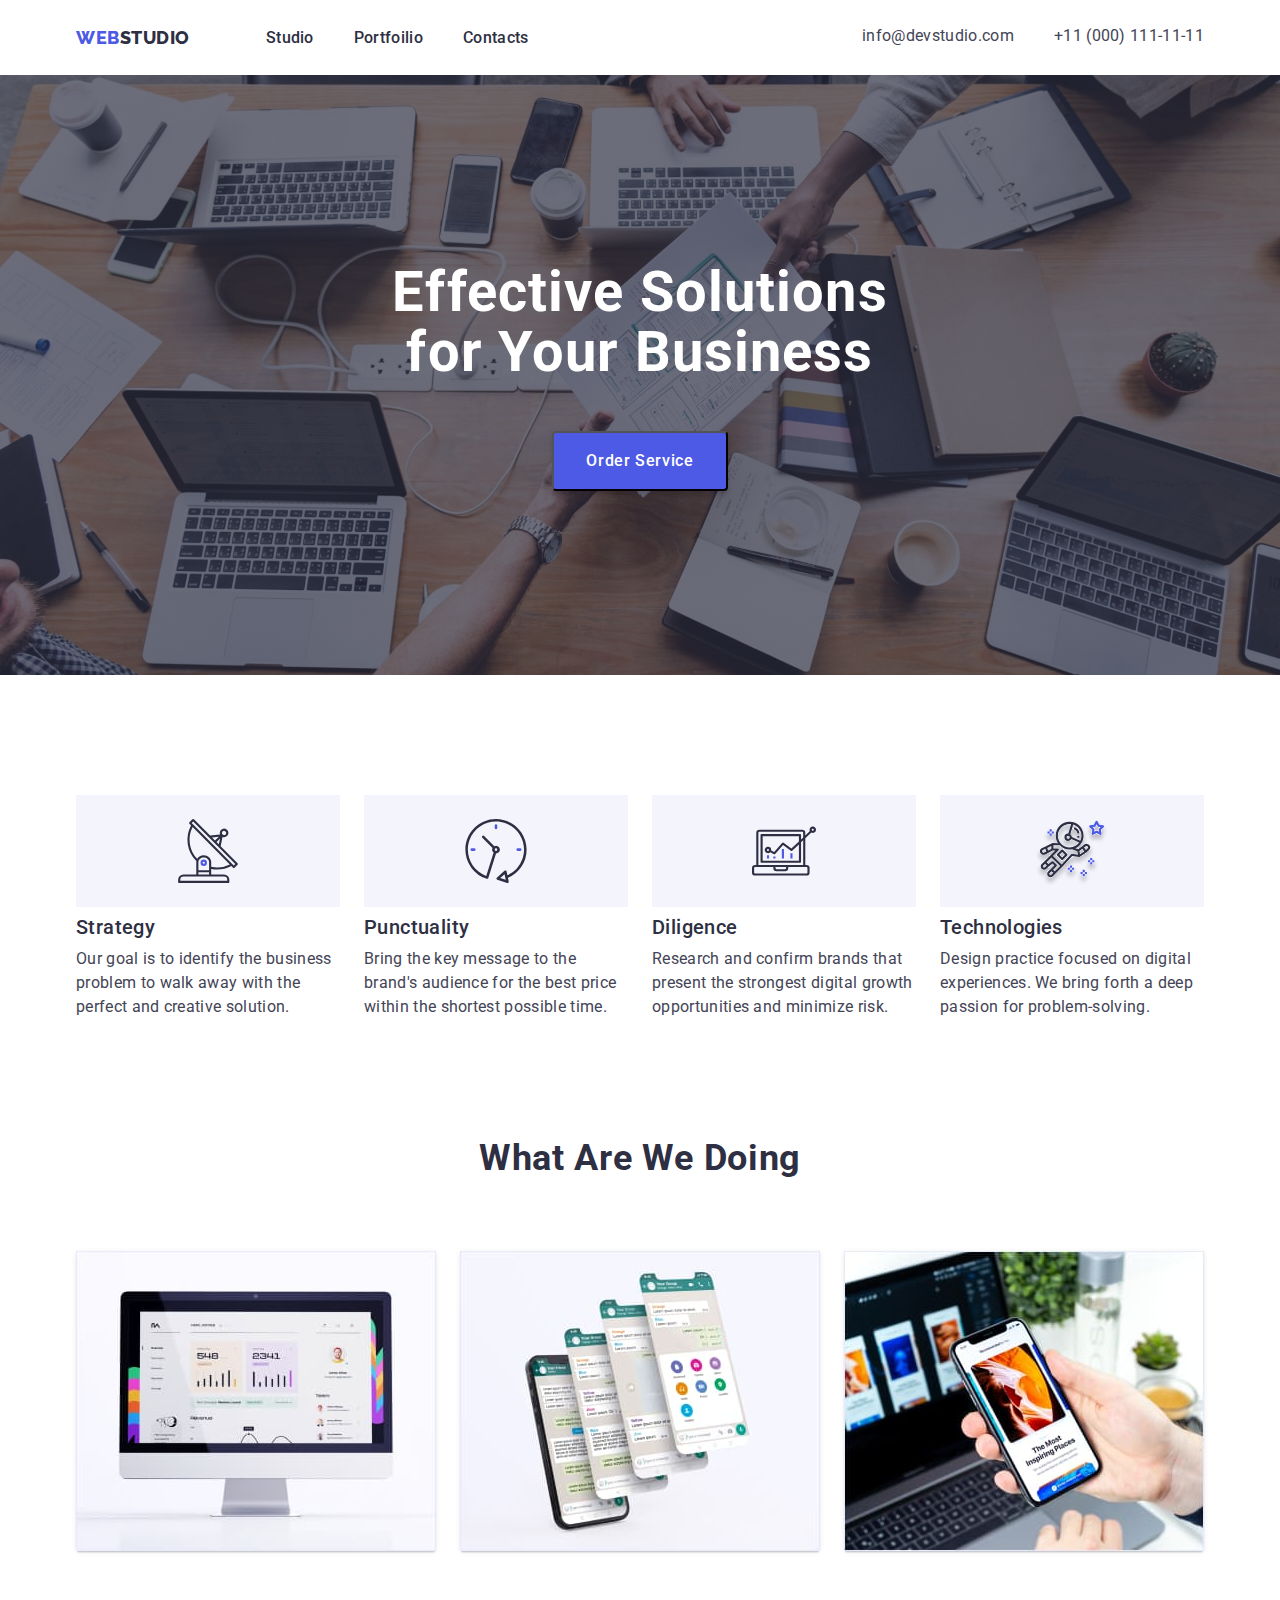
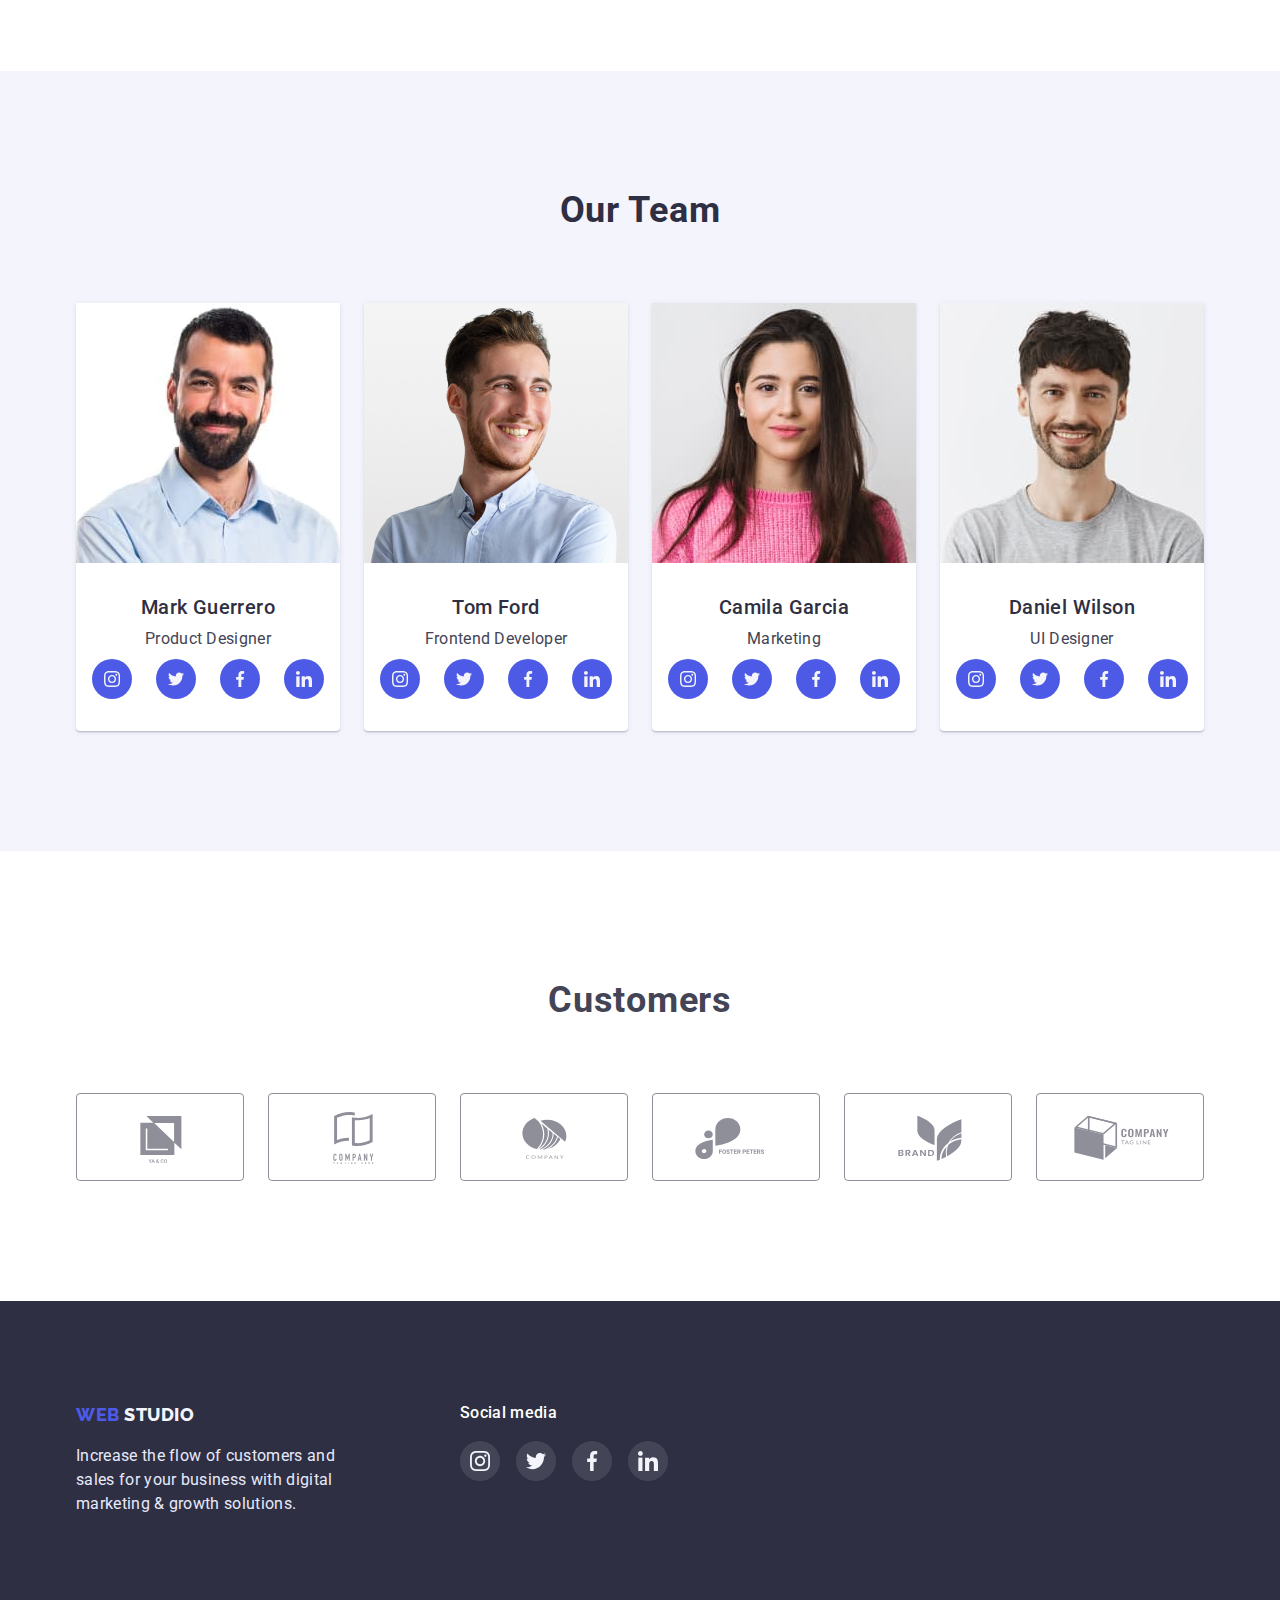
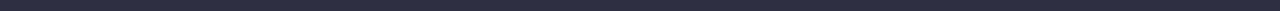
<file: index.html>
<!DOCTYPE html>
<html lang="en">
  <head>
    <meta charset="UTF-8" />
    <meta http-equiv="X-UA-Compatible" content="IE=edge" />
    <meta name="viewport" content="width=device-width, initial-scale=1.0" />
    <title>Studio</title>
    <link rel="stylesheet" href="https://cdn.jsdelivr.net/npm/modern-normalize@1.1.0/modern-normalize.min.css">
    <link rel="preconnect" href="https://fonts.googleapis.com" />
    <link rel="preconnect" href="https://fonts.gstatic.com" crossorigin />
    <link
      href="https://fonts.googleapis.com/css2?family=Raleway:wght@800&family=Roboto:wght@400;500;700;900&display=swap"
      rel="stylesheet"
    />
    <link rel="stylesheet" href="./css/styles.css" />
  </head>
  <body>
    <!-- top line -->
    <header class="contaier-site">
      <div class="container header-conteiner">
      <nav class="header-navigation">
        <!-- Logo -->
        <a class="link web-top" href="./index.html"
          >Web<span class="studio-top">Studio</span></a
        >

        <!-- Button -->
        <ul class="list site-nav ">
          <li class="item">
            <a class="link hover-nav header-nav" href="./index.html">Studio</a>
          </li>

          <li class="item">
            <a class="link hover-nav header-nav" href="./portfolio.html"
              >Portfoilio</a
            >
          </li>

          <li class="item">
            <a class="link hover-nav header-nav" href="">Contacts</a>
          </li>
        </ul>
      </nav>
      <address class="font">
        <ul class="list site-nav ">
          <li class="item">
            <a
              class="link hover-nav header-addr"
              href="mailto:info@devstudio.com"
              >info@devstudio.com</a
            >
          </li>

          <li class="item">
            <a class="link hover-nav header-addr" href="tel:+11000111111"
              >+11 (000) 111-11-11</a
            >
          </li>
        </ul>
      </div>
      </address>
    </header>

    <!-- Hero img -->
    <main>
      <section class="hero overlay">
        
          <h1 class="hero-tittle">Effective Solutions for Your Business</h1>
          <button type="button" class="hero-btn hover-btn ">Order Service</button>  
        
      </section>

      <!-- Sections 1 -->
      <section class="section">
        <div class="container">
          <h2 class="list" hidden>hidden tex in this sectioenes</h2>
          <ul class="list feature-list">
            <li class="list-item icon-antenna">
              <h3 class="feature-subtitle">Strategy</h3>
              <p class="cards-subtext">
                Our goal is to identify the business problem to walk away with the
                perfect and creative solution.
              </p>
            </li>
            <li class="list-item icon-clock">
              <h3 class="feature-subtitle">Punctuality</h3>
              <p class="cards-subtext">
                Bring the key message to the brand's audience for the best price
                within the shortest possible time.
              </p>
            </li>
            <li class="list-item icon-diagram">
              <h3 class="feature-subtitle">Diligence</h3>
              <p class="cards-subtext">
                Research and confirm brands that present the strongest digital
                growth opportunities and minimize risk.
              </p>
            </li>
            <li class="list-item icon-astronaut">
              <h3 class="feature-subtitle">Technologies</h3>
              <p class="cards-subtext">
                Design practice focused on digital experiences. We bring forth a
                deep passion for problem-solving.
              </p>
            </li>
          </ul>
        </div>
      </section>

      <!-- Sections 2 -->
      <section class="section-2">
        <div class="container">
          <h2 class="semple-text">What are we doing</h2>
          <ul class="list feature-list">
            <li class="card-item">
              <img
                src="./images/img1.jpg"
                alt="Photo computer"
                width="360"
                height="300"
              />
            </li>
            <li class="card-item">
              <img
                src="./images/img2.jpg"
                alt="Photo mobile"
                width="360"
                height="300"
              />
            </li>
            <li class="card-item">
              <img
                src="./images/img3.jpg"
                alt="Photo Iphone"
                width="360"
                height="300"
              />
            </li>
          </ul>
        </div>
      </section>

      <!-- Section 3 -->
      <section class="section-3">
        <div class="container">
          <h2 class="semple-text">Our Team</h2>
          <ul class="list feature-list">

            <li class="card-item">
              <img
                src="./images/Team-Card-1.jpg"
                alt="Mark Guerrero"
                width="264"
                height="260"
              /> 
               <div class="subcard-item">
                <h3 class="feature-subtitle">Mark Guerrero</h3>
                <p class="cards-subtext">Product Designer</p>
                
                <ul class="social-list">
                  <li> 
                    <a class="social-link" href=""> 
                      <svg class="social-icon">
                        <use href="./images/symbol-defs.svg#icon-instagram"> </use> 
                      </svg> 
                    </a>
                  </li>

                   <li> 
                    <a class="social-link" href=""> 
                      <svg class="social-icon" width="" hight="">
                        <use href="./images/symbol-defs.svg#icon-twitter"> </use> 
                      </svg> 
                    </a>
                  </li>

                   <li> 
                    <a class="social-link" href=""> 
                      <svg class="social-icon" width="" hight="">
                        <use href="./images/symbol-defs.svg#icon-facebook"> </use> 
                      </svg> 
                    </a>
                  </li>

                   <li> 
                    <a class="social-link" href=""> 
                      <svg class="social-icon" width="" hight="">
                        <use href="./images/symbol-defs.svg#icon-linkedin"> </use> 
                      </svg> 
                    </a>
                  </li>


                </ul>
              </div> 
            </li> 

            <li class="card-item">
              <img
                src="./images/Team-Card-2.jpg"
                alt="Photo Tom Ford"
                width="264"
                height="260"
              />
              <div class="subcard-item">
              <h3 class="feature-subtitle">Tom Ford</h3>
              <p class="cards-subtext">Frontend Developer</p>
             <ul class="social-list">
                  <li class="social-item"> 
                    <a class="social-link" href=""> 
                      <svg class="social-icon">
                        <use href="./images/symbol-defs.svg#icon-instagram"> </use> 
                      </svg> 
                    </a>
                  </li>

                   <li> 
                    <a class="social-link" href=""> 
                      <svg class="social-icon" width="" hight="">
                        <use href="./images/symbol-defs.svg#icon-twitter"> </use> 
                      </svg> 
                    </a>
                  </li>

                   <li> 
                    <a class="social-link" href=""> 
                      <svg class="social-icon" width="" hight="">
                        <use href="./images/symbol-defs.svg#icon-facebook"> </use> 
                      </svg> 
                    </a>
                  </li>

                   <li> 
                    <a class="social-link" href=""> 
                      <svg class="social-icon" width="" hight="">
                        <use href="./images/symbol-defs.svg#icon-linkedin"> </use> 
                      </svg> 
                    </a>
                  </li>

                </ul>
            </div>
            </li>

            <li class="card-item">
              <img
                src="./images/Team-Card-3.jpg"
                alt="Photo Camila Garcia"
                width="264"
                height="260"
              />
              <div class="subcard-item">
              <h3 class="feature-subtitle">Camila Garcia</h3>
              <p class="cards-subtext">Marketing</p>
            <ul class="social-list">
                  <li class="social-item"> 
                    <a class="social-link" href=""> 
                      <svg class="social-icon">
                        <use href="./images/symbol-defs.svg#icon-instagram"> </use> 
                      </svg> 
                    </a>
                  </li>

                   <li> 
                    <a class="social-link" href=""> 
                      <svg class="social-icon" width="" hight="">
                        <use href="./images/symbol-defs.svg#icon-twitter"> </use> 
                      </svg> 
                    </a>
                  </li>

                   <li> 
                    <a class="social-link" href=""> 
                      <svg class="social-icon" width="" hight="">
                        <use href="./images/symbol-defs.svg#icon-facebook"> </use> 
                      </svg> 
                    </a>
                  </li>

                   <li> 
                    <a class="social-link" href=""> 
                      <svg class="social-icon" width="" hight="">
                        <use href="./images/symbol-defs.svg#icon-linkedin"> </use> 
                      </svg> 
                    </a>
                  </li>

            </div>
            </li>

            <li class="card-item">
              <img
                src="./images/Team-Card-4.jpg"
                alt="Photo Daniel Wilson"
                width="264"
                height="260"
              />
              <div class="subcard-item">
              <h3 class="feature-subtitle">Daniel Wilson</h3>
              <p class="cards-subtext">UI Designer</p>
             <ul class="social-list">
                  <li class="social-item"> 
                    <a class="social-link" href=""> 
                      <svg class="social-icon">
                        <use href="./images/symbol-defs.svg#icon-instagram"> </use> 
                      </svg> 
                    </a>
                  </li>

                   <li> 
                    <a class="social-link" href=""> 
                      <svg class="social-icon" width="" hight="">
                        <use href="./images/symbol-defs.svg#icon-twitter"> </use> 
                      </svg> 
                    </a>
                  </li>

                   <li> 
                    <a class="social-link" href=""> 
                      <svg class="social-icon" width="" hight="">
                        <use href="./images/symbol-defs.svg#icon-facebook"> </use> 
                      </svg> 
                    </a>
                  </li>

                   <li> 
                    <a class="social-link" href=""> 
                      <svg class="social-icon" width="" hight="">
                        <use href="./images/symbol-defs.svg#icon-linkedin"> </use> 
                      </svg> 
                    </a>
                  </li>

            </div>
            </li>
          </ul>
        </div>
      </section>

      <!-- Section 4 -->
      <section class="section-4">
        <div class="container">
      <h2 class="costumer">Customers</h2>
<ul class="company-logo">
  
  <li class="logo-company-partners">
    <a class="logo-partner" href="" >
      <svg class="logo-company-items" width="104" hight="56">
        <use href="./images/symbol-defs.svg#icon-icon-Client-1"></use>
      </svg>
    </a>
  </li>

  <li class="logo-company-partners">
    <a class="logo-partner" href="" >
      <svg class="logo-company-items" width="104" hight="56">
        <use href="./images/symbol-defs.svg#icon-icon-Client-2"></use>
      </svg>
    </a>
  </li>

  <li class="logo-company-partners">
    <a class="logo-partner" href="">
      <svg class="logo-company-items" width="104" hight="56">
        <use href="./images/symbol-defs.svg#icon-icon-Client-3"></use>
      </svg>
    </a>
  </li>

  <li class="logo-company-partners">
    <a class="logo-partner" href="">
      <svg class="logo-company-items" width="104" hight="56">
        <use href="./images/symbol-defs.svg#icon-icon-Client-4"></use>
      </svg>
    </a>
  </li>

  <li class="logo-company-partners">
    <a class="logo-partner" href="">
      <svg class="logo-company-items" width="104" hight="56">
        <use href="./images/symbol-defs.svg#icon-icon-Client-5"></use>
      </svg>
    </a>
  </li>

  <li class="logo-company-partners">
    <a class="logo-partner" href="">
      <svg class="logo-company-items" width="104" hight="56">
        <use href="./images/symbol-defs.svg#icon-icon-Client-6"></use>
      </svg>
    </a>
  </li>
</ul>
    </div>
      </section>
      </main>

    <footer class="back-foot ">
      <div class="container-fooer ">
        <div>
          <a class="link web-top" href="./index.html"
            >Web <span class="studio-top-footer">Studio</span></a
          >
          <p class="foot-text">
            Increase the flow of customers and sales for your business with digital
            marketing & growth solutions.
          </p>
        </div>

        <div class="container-subfooetr">
         <p class="footr-subtext">Social media</p>

        <ul class=" footer-social">
         
              <li>
                <a class="subbutton" href="">
              <svg class="button-icon" width="40" hight="40">
                <use href="./images/symbol-defs.svg#icon-instagram"></use>
              </svg>
            </a>
        </li>

          <li>
            <a class="subbutton" href="">
              <svg class="button-icon" width="40" hight="40">
                <use href="./images/symbol-defs.svg#icon-twitter" ></use>
              </svg>
            </a>
        </li>

          <li>
            <a class="subbutton" href="">
              <svg class="button-icon" width="40" hight="40">
                <use href="./images/symbol-defs.svg#icon-facebook" ></use>
              </svg> 
            </a>
           
        </li>

             <li>
              <a class="subbutton" href="">
                <svg class="button-icon" width="40" hight="40">
                  <use href="./images/symbol-defs.svg#icon-linkedin" ></use>
                </svg>
              </a>
          
        </li>
        </ul>
        </div>
      </div>
    </footer>

<!-- <span class="icon-instagram"></span> -->

  </body>
</html>
</file>
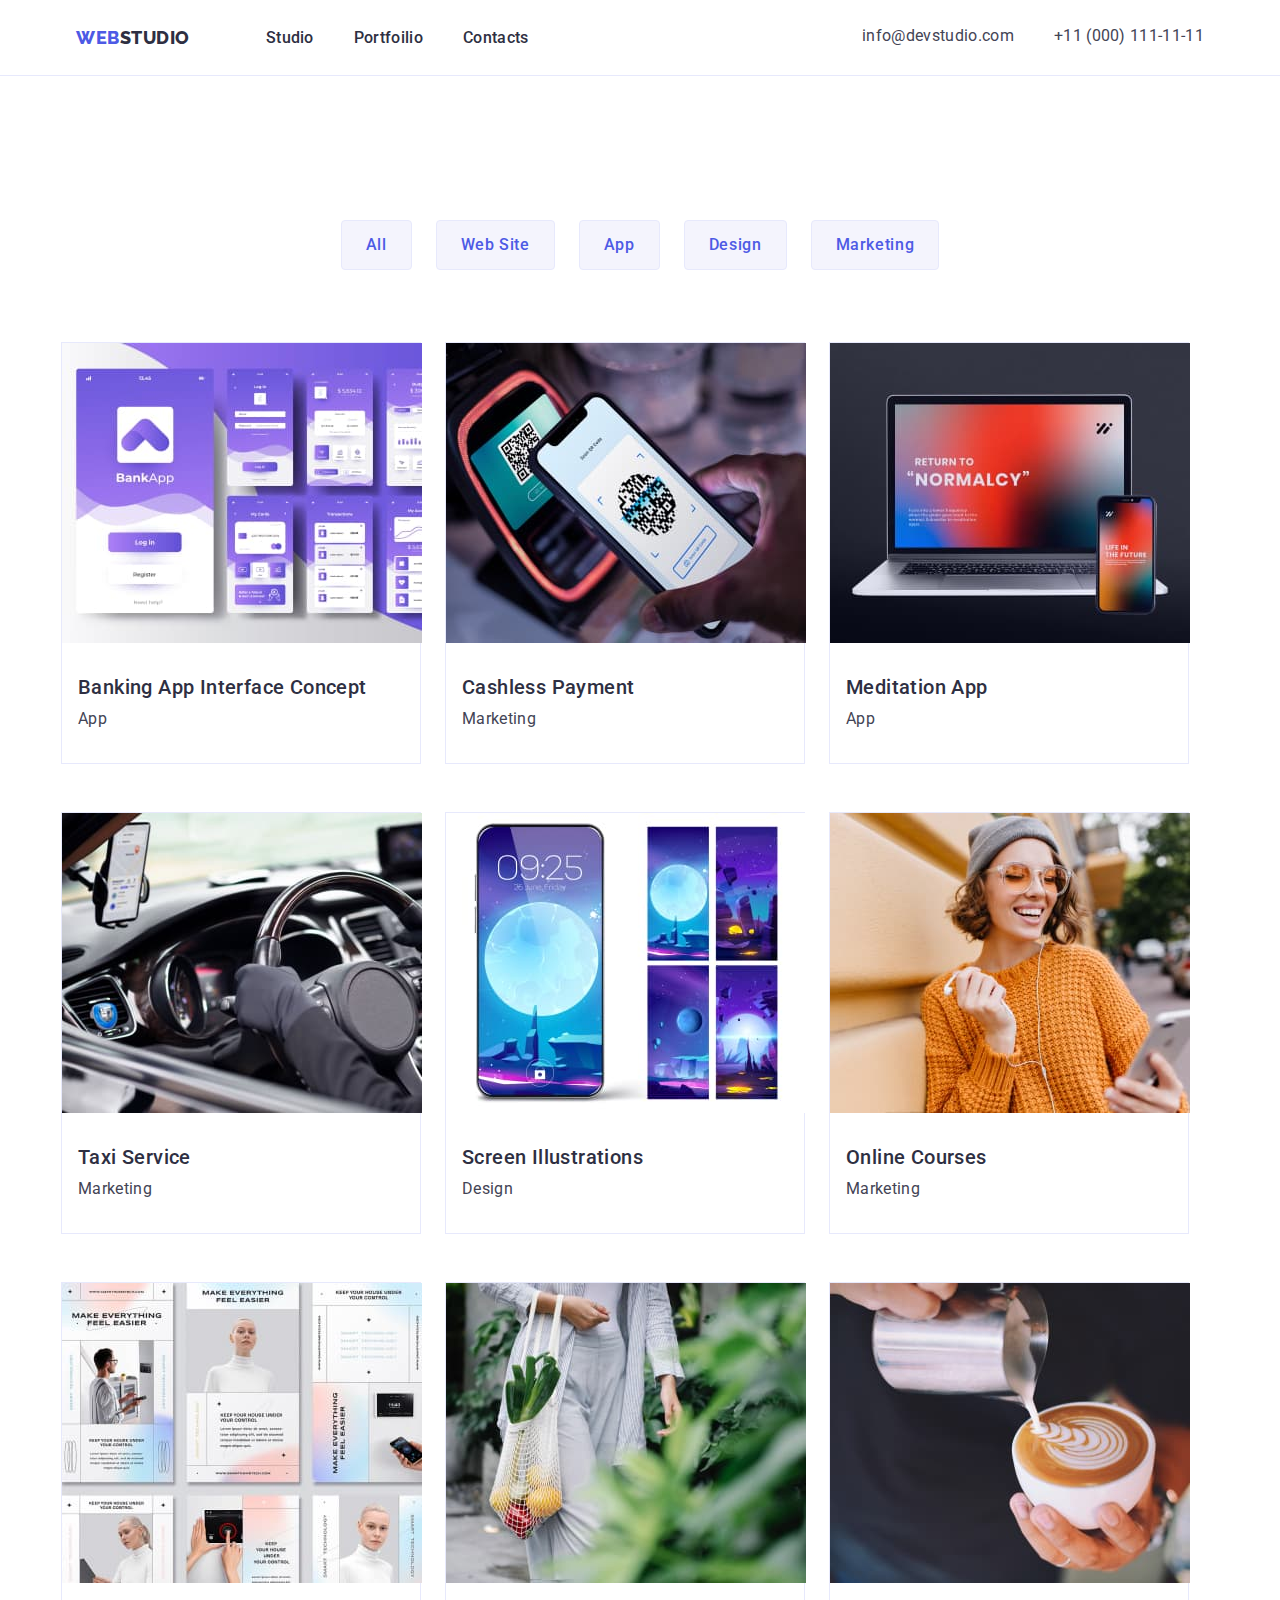
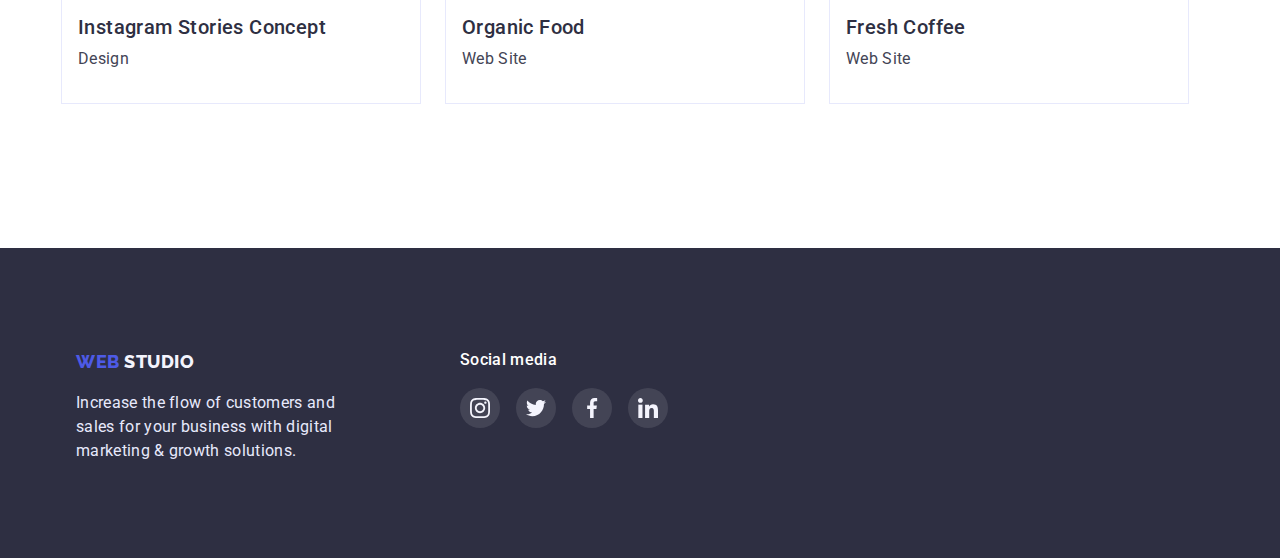
<file: portfolio.html>
<!DOCTYPE html>
<html lang="en">
  <head>
    <meta charset="UTF-8" />
    <meta http-equiv="X-UA-Compatible" content="IE=edge" />
    <meta name="viewport" content="width=device-width, initial-scale=1.0" />
    <title>Portfoilio</title>
     <link rel="stylesheet" href="https://cdn.jsdelivr.net/npm/modern-normalize@1.1.0/modern-normalize.min.css">
    <link rel="preconnect" href="https://fonts.googleapis.com" />
    <link rel="preconnect" href="https://fonts.gstatic.com" crossorigin />
    <link
      href="https://fonts.googleapis.com/css2?family=Raleway:wght@800&family=Roboto:wght@400;500;700;900&display=swap"
      rel="stylesheet"
    />
    <link rel="stylesheet" href="./css/styles.css" />
  </head>
  <body>
     <header class="contaier-site line">
      <div class="container header-conteiner ">
      <nav class="header-navigation">
        <!-- Logo -->
        <a class="link web-top" href="./index.html"
          >Web<span class="studio-top">Studio</span></a
        >

        <!-- Button -->
        <ul class="list site-nav ">
          <li class="item">
            <a class="link hover-nav header-nav" href="./index.html">Studio</a>
          </li>

          <li class="item">
            <a class="link hover-nav header-nav" href="./portfolio.html"
              >Portfoilio</a
            >
          </li>

          <li class="item">
            <a class="link hover-nav header-nav" href="">Contacts</a>
          </li>
        </ul>
      </nav>
      <address class="font ">
        <ul class="list site-nav ">
          <li class="item">
            <a
              class="link hover-nav header-addr"
              href="mailto:info@devstudio.com"
              >info@devstudio.com</a
            >
          </li>

          <li class="item">
            <a class="link hover-nav header-addr" href="tel:+11000111111"
              >+11 (000) 111-11-11</a
            >
          </li>
        </ul>
      </div>
      </address>
    </header>
    <!-- Filters, btn-navigation -->
    <main class="contaier-site">
      <section class="section-portfolio">
        <h1 hidden>hidden this text</h1>
        <!-- <div class="button box "> -->
       <div class="box">
          <ul class="list feature-sublist ">
            <li>
              <button type="button" class="nav-btn hover-btn">All</button>
            </li>
            <li>
              <button type="button" class="nav-btn hover-btn">Web Site</button>
            </li>
            <li>
              <button type="button" class="nav-btn hover-btn">App</button>
            </li>
            <li>
              <button type="button" class="nav-btn hover-btn">Design</button>
            </li>
            <li>
              <button type="button" class="nav-btn hover-btn">Marketing</button>
            </li>
          </ul>
         <!-- </div> -->

         <!-- Row 1 -->
          <!-- <div class="box1"> -->
          <ul class="list gallery-list ">
            <li class="item-card hover-cards">
              <a href="" class="link">
                <img
                  src="./images/imgBankApp.jpg"
                  alt="Banking App Interface"
                  width="360"
                  height="300"
                />
                <div class="cards-text">
                  <h2 class="feature-subtitle">Banking App Interface Concept</h2>
                  <p class="cards-subtext ">App</p>
                </div>
              </a>
            </li>
            <li class="item-card hover-cards hover-cards">
              <a href="" class="link">
                <img
                  src="./images/imgCashPay.jpg"
                  alt="Cashless Payment"
                  width="360"
                  height="300"
                />
                <div class="cards-text">
                  <h2 class="feature-subtitle">Cashless Payment</h2>
                  <p class="cards-subtext ">Marketing</p>
                </div>
              </a>
            </li>
            <li class="item-card hover-cards">
              <a href="" class="link">
                <img
                  src="./images/imgMeditationApp.jpg"
                  alt="Meditaion App"
                  width="360"
                  height="300"
                />
                <div class="cards-text">
                  <h2 class="feature-subtitle">Meditation App</h2>
                  <p class="cards-subtext ">App</p>
                </div>
              </a>
            </li>
            <li class="item-card hover-cards">
              <a href="" class="link">
                <img
                  src="./images/imgTaxiServ.jpg"
                  alt="TaxiServ"
                  width="360"
                  height="300"
                />
                <div class="cards-text">
                  <h2 class="feature-subtitle">Taxi Service</h2>
                  <p class="cards-subtext ">Marketing</p>
                </div>
              </a>
            </li>
            <li class="item-card hover-cards">
              <a href="" class="link">
                <img
                  src="./images/imgScreen.jpg"
                  alt="Screen"
                  width="360"
                  height="300"
                />
                <div class="cards-text">
                  <h2 class="feature-subtitle">Screen Illustrations</h2>
                  <p class="cards-subtext ">Design</p>
                </div>
              </a>
            </li>
            <li class="item-card hover-cards">
              <a href="" class="link">
                <img
                  src="./images/imgOnlineCourses.jpg"
                  alt="imgOnlineCourses"
                  width="360"
                  height="300"
                />
                <div class="cards-text">
                  <h2 class="feature-subtitle">Online Courses</h2>
                  <p class="cards-subtext ">Marketing</p>
                </div>
              </a>
            </li>
            <li class="item-card hover-cards">
              <a href="" class="link">
                <img
                  src="./images/imgInstagramStories.jpg"
                  alt="InstagramStories"
                  width="360"
                  height="300"
                />
                <div class="cards-text">
                  <h2 class="feature-subtitle">Instagram Stories Concept</h2>
                  <p class="cards-subtext ">Design</p>
                </div>
              </a>
            </li>
            <li class="item-card hover-cards">
              <a href="" class="link">
                <img
                  src="./images/imgOrganicFood.jpg"
                  alt="OrganicFood"
                  width="360"
                  height="300"
                />
                <div class="cards-text">
                  <h2 class="feature-subtitle">Organic Food</h2>
                  <p class="cards-subtext ">Web Site</p>
                </div>
              </a>
            </li>
            <li class="item-card hover-cards">
              <a href="" class="link">
                <img
                  src="./images/imgFreshCoffee.jpg"
                  alt="imgFreshCoffee"
                  width="360"
                  height="300"
                />
                <div class="cards-text">
                  <h2 class="feature-subtitle">Fresh Coffee</h2>
                  <p class="cards-subtext ">Web Site</p>
                </div>
              </a>
            </li>
          </ul>
         <!-- </div> -->
         </div>
      </section>
    </main>
<!-- </div> -->
    <!-- Footer -->
       <footer class="back-foot ">
      <div class="container-fooer ">
        <div>
          <a class="link web-top" href="./index.html"
            >Web <span class="studio-top-footer">Studio</span></a
          >
          <p class="foot-text">
            Increase the flow of customers and sales for your business with digital
            marketing & growth solutions.
          </p>
        </div>

        <div class="container-subfooetr">
         <p class="footr-subtext">Social media</p>

        <ul class=" footer-social">
         
              <li class="subbutton">
                <a class="button-icon" href="">
              <svg class="button-icon" width="40" hight="40">
                <use href="./images/symbol-defs.svg#icon-instagram"></use>
              </svg>
            </a>
        </li>

          <li class="subbutton">
            <a class="button-icon" href="">
              <svg class="button-icon" width="40" hight="40">
                <use href="./images/symbol-defs.svg#icon-twitter" ></use>
              </svg>
            </a>
        </li>

          <li class="subbutton">
            <a class="button-icon" href="">
              <svg class="button-icon" width="40" hight="40">
                <use href="./images/symbol-defs.svg#icon-facebook" ></use>
              </svg> 
            </a>
           
        </li>

             <li class="subbutton">
              <a class="button-icon" href="">
                <svg class="button-icon" width="40" hight="40">
                  <use href="./images/symbol-defs.svg#icon-linkedin" ></use>
                </svg>
              </a>
          
        </li>
        </ul>
        </div>
      </div>
    </footer>
  </body>
</html>
</file>
<file: css/styles.css>
body{
font-family: "Roboto", sans-serif;
color: var(--text);
}
/* * {
    margin: 0;
    padding: 0;
} */

p,h1,h2,h3,h4,h5,h6{
margin: 0;
}

ul {
    margin: 0;
    padding-left: 0;
}

:root{
--font-text:#2e2f42;
--text:#434455;
--color: #4d5ae5;
--hov-btn: #404bbf;
--white-col: #ffffff;
--ft-col: #f4f4fd;
--color-tex: #E7E9FC;

--card-set-gap: 20px;

}
.list{
    list-style: none;
}

.link{
    text-decoration: none;
}

/* ==============================Header================================*/
.web-top{
font-family: "Raleway", sans-serif;
font-weight: 800;
font-size: 18px;
line-height: 1.17;
letter-spacing: 0.03em;
text-transform: uppercase;
color: var(--color)
}

.web-top{
    margin-right: 76px;
}

.studio-top{
font-family: 'Raleway', sans-serif;
font-weight: 800;
font-size: 18px;
line-height: 1.5;
letter-spacing: 0.03em;
text-transform: uppercase;
color: var(--font-text);     
}

.header-nav{
font-family: 'Roboto', sans-serif;
font-weight: 500;
font-size: 16px;
line-height: 1.5;
letter-spacing: 0.02em;
color: var(--font-text);
}

.header-addr{
    font-family: 'Roboto', sans-serif;
    font-size: 16px;
    line-height: 1.5;
    letter-spacing: 0.02em;
    color: var(--text);
}

.font{
    font-style: normal
}

.line{
    border-bottom: 1px solid #E7E9FC;
}

.header-navigation{
    display: flex;
    align-items: center;
/* justify-content: space-between; */
    margin-right: auto;
}

.site-nav{
    display: flex;
    gap: 40px;
}




/* =================Hero =========================*/
.hero{
    background-color: var(--font-text);
    padding-top: 188px;
    padding-bottom: 188px;
    height: 600px;
    text-align: center;
}

.hero-tittle{
    font-family: 'Roboto', sans-serif;
    font-size: 56px;
    line-height: 1.07;
    letter-spacing: 0.02em;
    color: var(--white-col);
    max-width: 496px;
    margin-left: auto;
    margin-right: auto;
    margin-bottom: 48px;
}

.hero-btn{
    font-family: "Roboto", sans-serif;
    font-weight: 500;
    font-size: 16px;
    line-height: 1.5;
    letter-spacing: 0.04em;
    color: var(--white-col);
    cursor: pointer;
    background: var(--color);
    box-shadow: 0px 4px 4px rgba(0, 0, 0, 0.15);
    border-radius: 4px;
    padding: 16px 32px 16px;
    border-radius: 4px;
}

.hover-btn:hover,
.hover-btn:focus {
    background-color: var(--hov-btn);
    color: var(--white-col);
    box-shadow: 0px 3px 1px rgba(0, 0, 0, 0.1), 0px 2px 1px rgba(0, 0, 0, 0.08), 0px 2px 2px rgba(0, 0, 0, 0.12);
}

.hover-nav:hover,
.hover-nav:focus{
    color: var(--hov-btn);
}

.nav-btn{
    font-family: "Roboto", sans-serif;
    font-weight: 500;
    font-size: 16px;
    line-height: 1.5;
    letter-spacing: 0.04em;
    cursor: pointer;
    color: var(--color);
    padding: 12px 24px 12px;
    background-color: var(--ft-col);
    border: 1px solid var(--color-tex);
    border-radius: 4px;
}

/* =====================Sections =================== */

.hover-cards:hover{
    box-shadow: 0px 1px 6px rgba(46, 47, 66, 0.08), 0px 1px 1px rgba(46, 47, 66, 0.16), 0px 2px 1px rgba(46, 47, 66, 0.08);
}

.subbutton:hover,
.subbutton:focus {
    background-color: #31D0AA;
}

.social-link:hover,
.social-link:focus {
    background-color: #404BBF;
}

.logo-partner:is(:hover, :focus) {
   color: #404BBF;
   border: 1px solid #404BBF;
}

.logo-company-items {
    width: 104px;
    height: 56px;
    fill: currentColor;
}

.logo-partner {
    display: flex;
    border: 1px solid #8e8f99;
    width: 100%;
    height: 100%;
    border-radius: 4px;
    justify-content: center;
    align-items: center;
    color: #8e8f99;
}

.feature-text {
    font-family: 'Roboto', sans-serif;
    font-size: 16px;
    line-height: 1.5;
    letter-spacing: 0.02em;
    color: var(--text);
}

.semple-text {
    font-family: 'Roboto', sans-serif;
    font-size: 36px;
    line-height: 1.11;
    text-align: center;
    letter-spacing: 0.02em;
    text-transform: capitalize;
    color: var(--font-text);
    margin-bottom: 72px;
}

.costumer{
    font-family: 'Roboto', sans-serif;
    font-weight: 700;
    font-size: 36px;
    line-height: 1.11;
    text-align: center;
    letter-spacing: 0.02em;
    margin-bottom: 72px;
}

.customers-item {
    width: calc((100% - 120px) / 6);
    height: 88px;
}

.feature-subtitle{
    font-family: 'Roboto', sans-serif;
    font-weight: 500;
    font-size: 20px;
    line-height: 1.2;
    letter-spacing: 0.02em;
    color: var(--font-text);
}

.cards-subtext{
    font-size: 16px;
    line-height: 1.5;
    letter-spacing: 0.02em;
    color: var(--text);
    margin-top: 8px;
    width: 264px;
}

.cards-text{
    padding-top: 32px;
    padding-bottom: 32px;
    padding-left: 16px;
    padding-right: 16px;
}

.overlay{
    /* max-width: 1600px; */
    height: 600px;
    margin-left: auto;
    margin-right: auto;
    background-image: linear-gradient(to right, rgba(46, 47, 66, 0.7), rgba(46, 47, 66, 0.7)), url("../images/people-office.jpg");
    background-repeat: no-repeat;
    background-size: cover;
    background-position: center;
    max-width: 1440px;
}

.card-item {
    text-align: center;
    background: #FFFFFF;
    box-shadow: 0px 1px 6px rgba(46, 47, 66, 0.08), 0px 1px 1px rgba(46, 47, 66, 0.16), 0px 2px 1px rgba(46, 47, 66, 0.08);
    border-radius: 0px 0px 4px 4px;
}

.gallery-list{
    display: flex;
    flex-wrap: wrap;
    gap: 48px 24px;
}

.gallery-list li{
    width: calc((100% - 60px) / 3);
    width: 360px;
}

.subcard-item{
    padding-top: 32px;
    padding-bottom: 32px;
}

.item-card{
    border: 1px solid #E7E9FC;
}


img {
    display: block;
}

.box{
    width: 1158px;
    margin-top: 0px;
    margin: 0 auto;
}

.box1{
    width: 1158px;
    margin-top: 288px;
    margin-top: 72px;
}

.container {
    width: 1158px;
    padding-right: 15px;
    padding-left: 15px;
    margin: 0 auto;
}

.container-fooer{
    width: 1158px;
    padding-right: 15px;
    padding-left: 15px;
    margin: 0 auto;
    display: flex;
}

.container-subfooetr{
    margin-left: 120px;
}

.section{
    padding-top: 120px;
}

.section-2{
    padding-top: 120px;
    padding-bottom: 120px;
}

.section-3{
    padding-top: 120px;
    padding-bottom: 120px;
    background-color: #F4F4FD;
}

.section-4 {
    padding-top: 130px;
    padding-bottom: 120px; 
}

.container-4{
    width: 1128px;
    padding-right: 15px;
    padding-left: 15px;
    margin: 0 auto;
}

.section-portfolio {
    padding-bottom: 120px;
    padding-top: 120px;
}

.company-logo{
    display: flex;
    list-style: none;
    gap: 24px;
    
}

.sublogo{
    width: 168px;
    height: 88px;
}

.feature-list {
    display: flex;
    gap: 24px;
    justify-content: center;
}

.feature-sublist {
    display: flex;
    gap: 24px;
    justify-content: center;
    margin-bottom: 72px;
}

.header-conteiner {
    display: flex;
}

.contaier-site{
    padding: 24px 0 24px ;
}

.list-item::before {
    content: '';
    display: block;
    height: 112px;
    background-color: #F4F4FD;
    margin-bottom: 8px;
    background-repeat: no-repeat;
    background-position: center;
}

.list-item:nth-child(1)::before {
    content: '';
    background-image: url("../images/antenna.svg");
}

.list-item:nth-child(2)::before {
    content: '';
    background-image: url("../images/clock.svg");
}

.list-item:nth-child(3)::before {
    content: '';
    background-image: url("../images/diagram.svg");
}

.list-item:nth-child(4)::before {
    content: '';
    background-image: url("../images/astronaut.svg");
}

.logo-company-partners{
    width: 168px;
    height: 88px;
}






/* ============================Footer========================= */

.foot-text{
    font-family: 'Roboto',sans-serif;
    font-size: 16px;
    line-height: 1.5;
    letter-spacing: 0.02em;
    color: var(--color-tex);
    height: 72px;
    margin-top: 16px;
    width: 264px;
}

.footr-subtext{
    font-family: 'Roboto', sans-serif;
    font-style: normal;
    font-weight: 500;
    font-size: 16px;
    line-height: 1.5;
    letter-spacing: 0.02em;
    color: #FFFFFF;
    padding-bottom: 16px;
}

.back-foot{
    background-color: var(--font-text);
    height: 310px;
    padding-top: 100px;
    padding-bottom: 100px;
}

.foot-clt{
    color: var(--ft-col);
}

.studio-top-footer {
    font-family: 'Raleway', sans-serif;
    font-weight: 800;
    font-size: 18px;
    line-height: 1.5;
    letter-spacing: 0.03em;
    text-transform: uppercase;
    color: var(--ft-col);
}

.footer-social{
    display: flex;
    list-style: none;
    gap: 16px;
}

.button-icon{
    width: 20px;
    height: 20px;
}

.subbutton{
    background: rgba(255, 255, 255, 0.1);
    border: none;
    width: 40px;
    height: 40px;
    border-radius: 50%;
    display: flex;
    justify-content: center;
    align-items: center;
}

.social-list{
    display: flex;
    justify-content: center;
    align-items: center;
    padding: 0;
    margin: 0;
    list-style: none;
    gap: 24px;
    padding-top: 8px;
}


.social-link{
    display: flex;
    justify-content: center;
    align-items: center;
    width: 40px;
    height: 40px;
    border-radius: 50%;
    background-color: #4D5AE5;
}

.social-icon{
    width: 16px;
    height: 16px;
}
</file>
